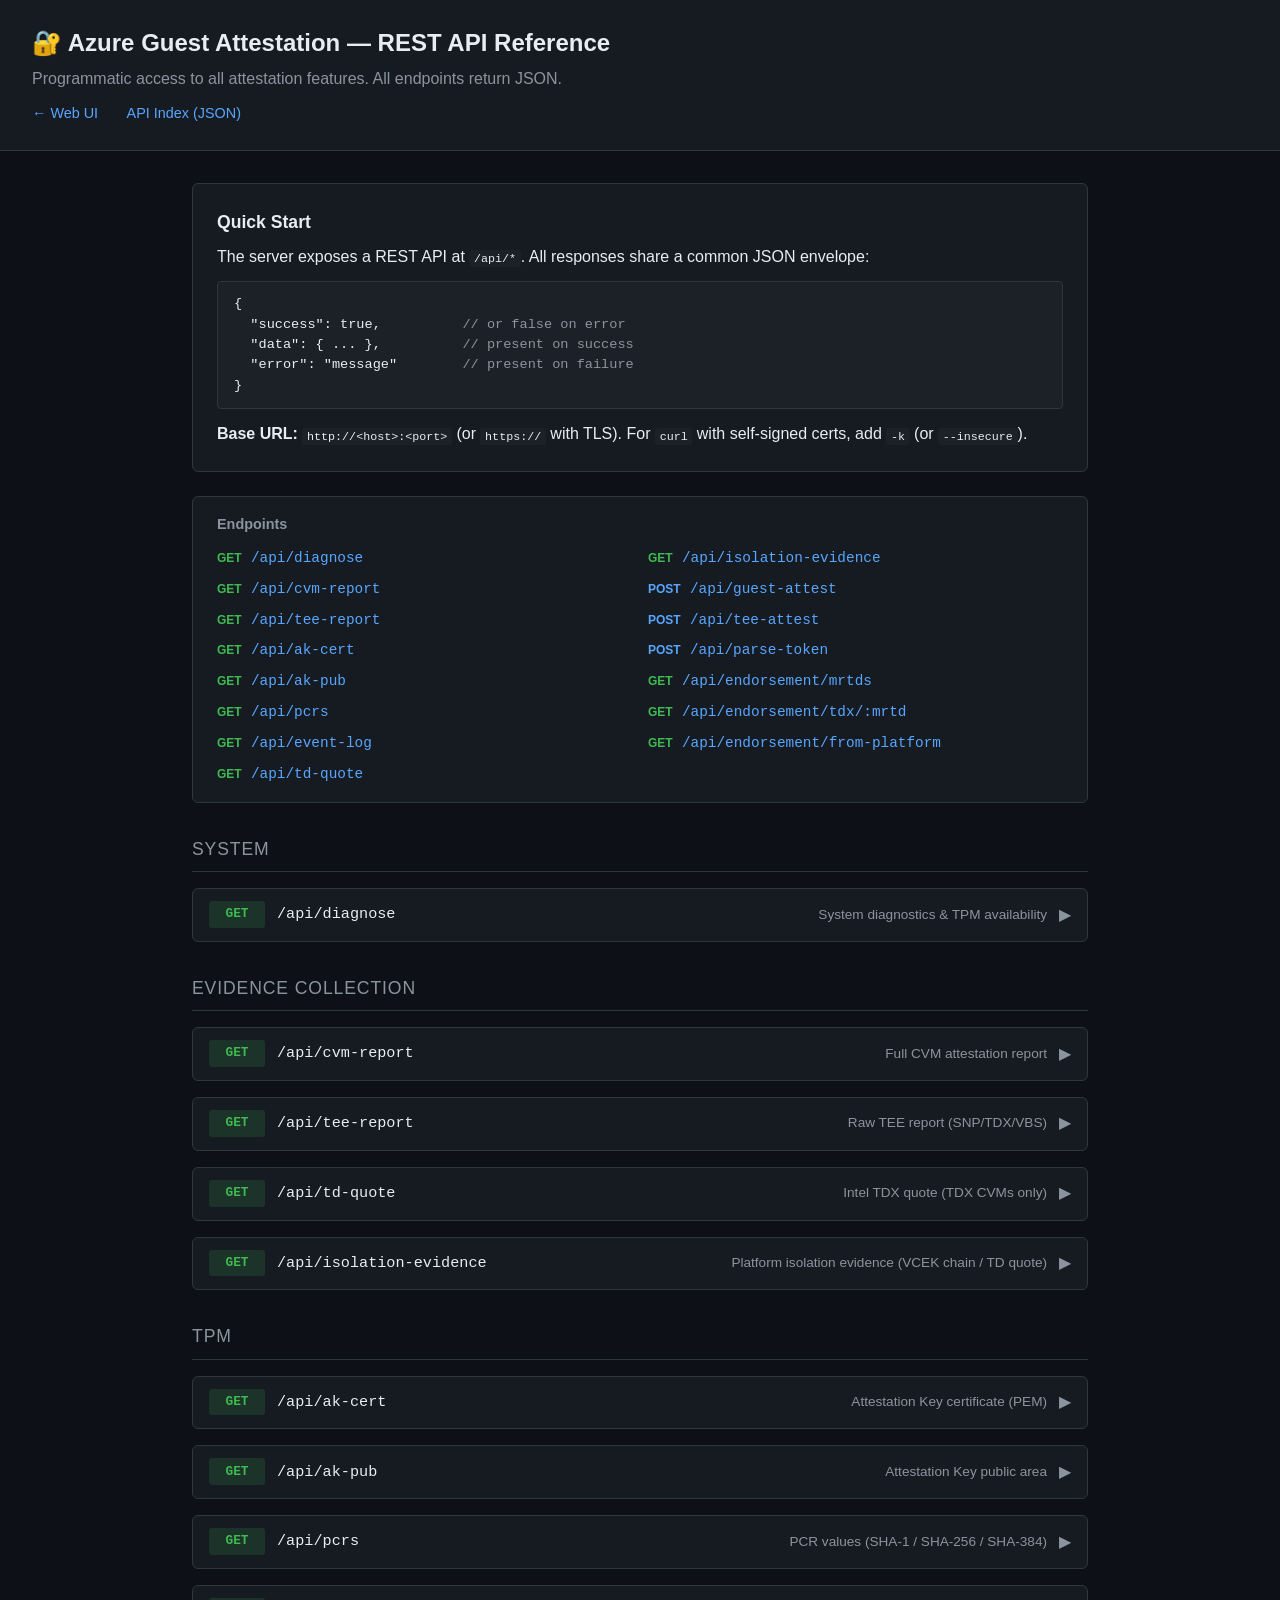
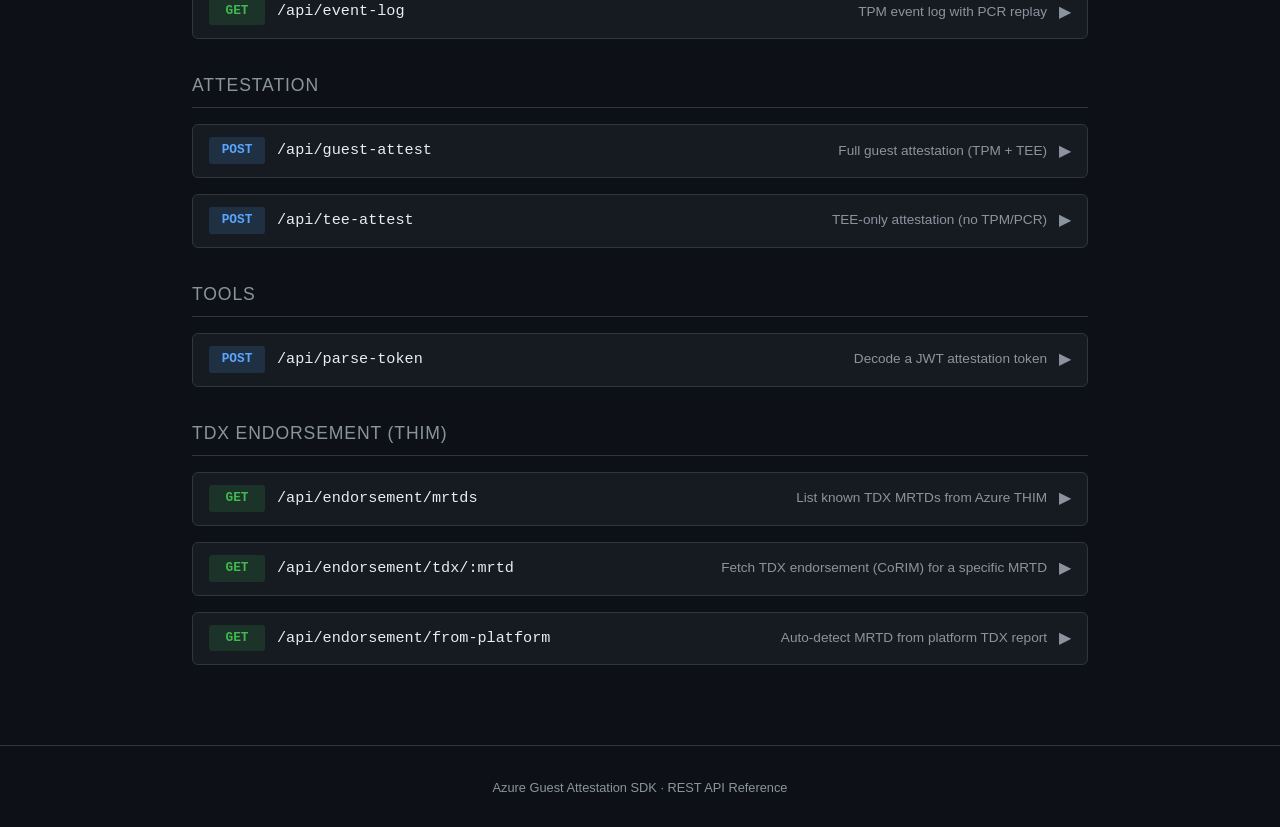
<file: tools/azure-guest-attest-web/static/api-docs.html>
<!DOCTYPE html>
<html lang="en">
<head>
    <meta charset="UTF-8">
    <meta name="viewport" content="width=device-width, initial-scale=1.0">
    <title>Azure Guest Attestation — REST API Reference</title>
    <style>
        :root {
            --bg: #0d1117;
            --bg-card: #161b22;
            --bg-code: #1c2128;
            --border: #30363d;
            --text: #e6edf3;
            --text-muted: #8b949e;
            --accent: #58a6ff;
            --accent-green: #3fb950;
            --accent-yellow: #d29922;
            --accent-orange: #f0883e;
            --accent-purple: #bc8cff;
            --method-get: #3fb950;
            --method-post: #58a6ff;
        }
        * { margin: 0; padding: 0; box-sizing: border-box; }
        body {
            font-family: -apple-system, BlinkMacSystemFont, "Segoe UI", Helvetica, Arial, sans-serif;
            background: var(--bg);
            color: var(--text);
            line-height: 1.6;
        }
        header {
            background: var(--bg-card);
            border-bottom: 1px solid var(--border);
            padding: 1.5rem 2rem;
        }
        header h1 { font-size: 1.5rem; }
        header p { color: var(--text-muted); margin-top: 0.25rem; }
        header .links { margin-top: 0.5rem; }
        header .links a {
            color: var(--accent);
            text-decoration: none;
            margin-right: 1.5rem;
            font-size: 0.9rem;
        }
        header .links a:hover { text-decoration: underline; }
        .container { max-width: 960px; margin: 0 auto; padding: 2rem; }
        .section-title {
            font-size: 1.1rem;
            color: var(--text-muted);
            text-transform: uppercase;
            letter-spacing: 0.05em;
            margin: 2rem 0 1rem;
            border-bottom: 1px solid var(--border);
            padding-bottom: 0.5rem;
        }
        .intro {
            background: var(--bg-card);
            border: 1px solid var(--border);
            border-radius: 6px;
            padding: 1.5rem;
            margin-bottom: 1.5rem;
        }
        .intro h2 { font-size: 1.1rem; margin-bottom: 0.5rem; }
        .intro code { background: var(--bg-code); padding: 0.15em 0.4em; border-radius: 3px; font-size: 0.9em; }
        .intro pre {
            background: var(--bg-code);
            border: 1px solid var(--border);
            border-radius: 4px;
            padding: 0.75rem 1rem;
            margin-top: 0.75rem;
            overflow-x: auto;
            font-size: 0.85rem;
            line-height: 1.5;
        }
        .endpoint {
            background: var(--bg-card);
            border: 1px solid var(--border);
            border-radius: 6px;
            margin-bottom: 1rem;
        }
        .endpoint-header {
            display: flex;
            align-items: center;
            gap: 0.75rem;
            padding: 0.75rem 1rem;
            cursor: pointer;
            user-select: none;
            border-bottom: 1px solid transparent;
        }
        .endpoint-header:hover { background: rgba(88,166,255,0.04); }
        .endpoint.open .endpoint-header { border-bottom-color: var(--border); }
        .method {
            font-family: monospace;
            font-weight: 700;
            font-size: 0.8rem;
            padding: 0.2rem 0.5rem;
            border-radius: 3px;
            min-width: 3.5rem;
            text-align: center;
            flex-shrink: 0;
        }
        .method-get { background: rgba(63,185,80,0.15); color: var(--method-get); }
        .method-post { background: rgba(88,166,255,0.15); color: var(--method-post); }
        .endpoint-path {
            font-family: monospace;
            font-size: 0.95rem;
            color: var(--text);
        }
        .endpoint-desc {
            color: var(--text-muted);
            font-size: 0.85rem;
            margin-left: auto;
        }
        .endpoint-arrow {
            color: var(--text-muted);
            transition: transform 0.15s;
            flex-shrink: 0;
        }
        .endpoint.open .endpoint-arrow { transform: rotate(90deg); }
        .endpoint-body {
            display: none;
            padding: 1rem;
        }
        .endpoint.open .endpoint-body { display: block; }
        .endpoint-body p { margin-bottom: 0.75rem; color: var(--text-muted); }
        .endpoint-body h4 {
            font-size: 0.85rem;
            color: var(--accent);
            margin: 1rem 0 0.5rem;
            text-transform: uppercase;
            letter-spacing: 0.04em;
        }
        .endpoint-body h4:first-child { margin-top: 0; }
        .params-table {
            width: 100%;
            border-collapse: collapse;
            font-size: 0.85rem;
            margin-bottom: 0.75rem;
        }
        .params-table th {
            text-align: left;
            padding: 0.4rem 0.6rem;
            border-bottom: 1px solid var(--border);
            color: var(--text-muted);
            font-weight: 600;
        }
        .params-table td {
            padding: 0.4rem 0.6rem;
            border-bottom: 1px solid var(--border);
            vertical-align: top;
        }
        .params-table td:first-child {
            font-family: monospace;
            color: var(--accent-yellow);
            white-space: nowrap;
        }
        .params-table .optional { color: var(--text-muted); font-style: italic; }
        .params-table .type-badge {
            font-family: monospace;
            font-size: 0.8em;
            color: var(--accent-purple);
        }
        pre.curl {
            background: var(--bg-code);
            border: 1px solid var(--border);
            border-radius: 4px;
            padding: 0.75rem 1rem;
            overflow-x: auto;
            font-size: 0.82rem;
            line-height: 1.5;
            position: relative;
        }
        pre.curl .comment { color: var(--text-muted); }
        .response-example {
            background: var(--bg-code);
            border: 1px solid var(--border);
            border-radius: 4px;
            padding: 0.75rem 1rem;
            overflow-x: auto;
            font-size: 0.82rem;
            line-height: 1.5;
        }
        .toc {
            background: var(--bg-card);
            border: 1px solid var(--border);
            border-radius: 6px;
            padding: 1rem 1.5rem;
            margin-bottom: 1.5rem;
        }
        .toc h3 { font-size: 0.9rem; margin-bottom: 0.5rem; color: var(--text-muted); }
        .toc ul { list-style: none; columns: 2; }
        .toc li { margin-bottom: 0.3rem; }
        .toc a {
            color: var(--accent);
            text-decoration: none;
            font-size: 0.9rem;
            font-family: monospace;
        }
        .toc a:hover { text-decoration: underline; }
        .toc .m { font-weight: 700; font-size: 0.75rem; margin-right: 0.3rem; }
        .toc .mg { color: var(--method-get); }
        .toc .mp { color: var(--method-post); }
        footer {
            text-align: center;
            color: var(--text-muted);
            font-size: 0.8rem;
            padding: 2rem;
            border-top: 1px solid var(--border);
            margin-top: 2rem;
        }
        @media (max-width: 640px) {
            .toc ul { columns: 1; }
            .endpoint-desc { display: none; }
        }
    </style>
</head>
<body>
    <header>
        <h1>🔐 Azure Guest Attestation — REST API Reference</h1>
        <p>Programmatic access to all attestation features. All endpoints return JSON.</p>
        <div class="links">
            <a href="/">← Web UI</a>
            <a href="/api">API Index (JSON)</a>
        </div>
    </header>

    <div class="container">
        <div class="intro">
            <h2>Quick Start</h2>
            <p>
                The server exposes a REST API at <code>/api/*</code>.
                All responses share a common JSON envelope:
            </p>
<pre>{
  "success": true,          <span style="color:var(--text-muted)">// or false on error</span>
  "data": { ... },          <span style="color:var(--text-muted)">// present on success</span>
  "error": "message"        <span style="color:var(--text-muted)">// present on failure</span>
}</pre>
            <p style="margin-top:0.75rem">
                <strong>Base URL:</strong> <code>http://&lt;host&gt;:&lt;port&gt;</code> (or <code>https://</code> with TLS).
                For <code>curl</code> with self-signed certs, add <code>-k</code> (or <code>--insecure</code>).
            </p>
        </div>

        <!-- Table of Contents -->
        <div class="toc">
            <h3>Endpoints</h3>
            <ul>
                <li><span class="m mg">GET</span>  <a href="#ep-diagnose">/api/diagnose</a></li>
                <li><span class="m mg">GET</span>  <a href="#ep-cvm-report">/api/cvm-report</a></li>
                <li><span class="m mg">GET</span>  <a href="#ep-tee-report">/api/tee-report</a></li>
                <li><span class="m mg">GET</span>  <a href="#ep-ak-cert">/api/ak-cert</a></li>
                <li><span class="m mg">GET</span>  <a href="#ep-ak-pub">/api/ak-pub</a></li>
                <li><span class="m mg">GET</span>  <a href="#ep-pcrs">/api/pcrs</a></li>
                <li><span class="m mg">GET</span>  <a href="#ep-event-log">/api/event-log</a></li>
                <li><span class="m mg">GET</span>  <a href="#ep-td-quote">/api/td-quote</a></li>
                <li><span class="m mg">GET</span>  <a href="#ep-isolation-evidence">/api/isolation-evidence</a></li>
                <li><span class="m mp">POST</span> <a href="#ep-guest-attest">/api/guest-attest</a></li>
                <li><span class="m mp">POST</span> <a href="#ep-tee-attest">/api/tee-attest</a></li>
                <li><span class="m mp">POST</span> <a href="#ep-parse-token">/api/parse-token</a></li>
                <li><span class="m mg">GET</span>  <a href="#ep-endorsement-mrtds">/api/endorsement/mrtds</a></li>
                <li><span class="m mg">GET</span>  <a href="#ep-endorsement-tdx">/api/endorsement/tdx/:mrtd</a></li>
                <li><span class="m mg">GET</span>  <a href="#ep-endorsement-platform">/api/endorsement/from-platform</a></li>
            </ul>
        </div>

        <!-- ============================================================ -->
        <div class="section-title">System</div>

        <div class="endpoint" id="ep-diagnose">
            <div class="endpoint-header" onclick="toggle(this)">
                <span class="method method-get">GET</span>
                <span class="endpoint-path">/api/diagnose</span>
                <span class="endpoint-desc">System diagnostics &amp; TPM availability</span>
                <span class="endpoint-arrow">▶</span>
            </div>
            <div class="endpoint-body">
                <p>Check OS platform, TPM availability, and CVM type detection. No parameters required.</p>
                <h4>Example</h4>
<pre class="curl"><span class="comment"># curl</span>
curl -s http://localhost:8080/api/diagnose | jq .

<span class="comment"># PowerShell</span>
Invoke-RestMethod http://localhost:8080/api/diagnose | ConvertTo-Json</pre>
                <h4>Response</h4>
<pre class="response-example">{
  "success": true,
  "data": {
    "os": "linux",
    "arch": "x86_64",
    "tpm_available": true,
    "tpm_status": "TPM opened successfully",
    "cvm_type": "SnpVmReport"
  }
}</pre>
            </div>
        </div>

        <!-- ============================================================ -->
        <div class="section-title">Evidence Collection</div>

        <div class="endpoint" id="ep-cvm-report">
            <div class="endpoint-header" onclick="toggle(this)">
                <span class="method method-get">GET</span>
                <span class="endpoint-path">/api/cvm-report</span>
                <span class="endpoint-desc">Full CVM attestation report</span>
                <span class="endpoint-arrow">▶</span>
            </div>
            <div class="endpoint-body">
                <p>Fetch the full CVM attestation report from the TPM NV index: report header, TEE report (SNP/TDX/VBS), and runtime claims.</p>
                <h4>Query Parameters</h4>
                <table class="params-table">
                    <tr><th>Name</th><th>Type</th><th>Description</th></tr>
                    <tr>
                        <td>user_data</td>
                        <td><span class="type-badge">string</span></td>
                        <td class="optional">Optional. Formats: <code>hex:deadbeef</code>, <code>utf8:hello</code>, or raw hex string. ≤64 bytes.</td>
                    </tr>
                </table>
                <h4>Example</h4>
<pre class="curl"><span class="comment"># Without user data</span>
curl -s http://localhost:8080/api/cvm-report | jq .

<span class="comment"># With hex user data</span>
curl -s "http://localhost:8080/api/cvm-report?user_data=hex:deadbeef" | jq .

<span class="comment"># With UTF-8 user data</span>
curl -s "http://localhost:8080/api/cvm-report?user_data=utf8:hello" | jq .</pre>
                <h4>Response Fields</h4>
                <table class="params-table">
                    <tr><th>Field</th><th>Type</th><th>Description</th></tr>
                    <tr><td>report_header</td><td><span class="type-badge">object</span></td><td>Signature, version, size, request type, status</td></tr>
                    <tr><td>runtime_claims_header</td><td><span class="type-badge">object</span></td><td>Data size, version, report type, hash type</td></tr>
                    <tr><td>tee_report_pretty</td><td><span class="type-badge">string</span></td><td>Human-readable TEE report fields</td></tr>
                    <tr><td>tee_report_hex</td><td><span class="type-badge">string</span></td><td>Raw TEE report as hex</td></tr>
                    <tr><td>runtime_claims</td><td><span class="type-badge">object</span></td><td>Parsed runtime claims JSON (if present)</td></tr>
                </table>
            </div>
        </div>

        <div class="endpoint" id="ep-tee-report">
            <div class="endpoint-header" onclick="toggle(this)">
                <span class="method method-get">GET</span>
                <span class="endpoint-path">/api/tee-report</span>
                <span class="endpoint-desc">Raw TEE report (SNP/TDX/VBS)</span>
                <span class="endpoint-arrow">▶</span>
            </div>
            <div class="endpoint-body">
                <p>Fetch and parse the raw TEE-specific report. Returns parsed fields and hex encoding.</p>
                <h4>Query Parameters</h4>
                <table class="params-table">
                    <tr><th>Name</th><th>Type</th><th>Description</th></tr>
                    <tr>
                        <td>user_data</td>
                        <td><span class="type-badge">string</span></td>
                        <td class="optional">Optional. Same format as /api/cvm-report.</td>
                    </tr>
                </table>
                <h4>Example</h4>
<pre class="curl">curl -s http://localhost:8080/api/tee-report | jq .data.pretty</pre>
                <h4>Response Fields</h4>
                <table class="params-table">
                    <tr><th>Field</th><th>Type</th><th>Description</th></tr>
                    <tr><td>report_type</td><td><span class="type-badge">string</span></td><td>"SnpVmReport", "TdxVmReport", or "VbsVmReport"</td></tr>
                    <tr><td>raw_hex</td><td><span class="type-badge">string</span></td><td>Raw report bytes as hex</td></tr>
                    <tr><td>size_bytes</td><td><span class="type-badge">number</span></td><td>Report size in bytes</td></tr>
                    <tr><td>pretty</td><td><span class="type-badge">string</span></td><td>Human-readable parsed fields</td></tr>
                </table>
            </div>
        </div>

        <div class="endpoint" id="ep-td-quote">
            <div class="endpoint-header" onclick="toggle(this)">
                <span class="method method-get">GET</span>
                <span class="endpoint-path">/api/td-quote</span>
                <span class="endpoint-desc">Intel TDX quote (TDX CVMs only)</span>
                <span class="endpoint-arrow">▶</span>
            </div>
            <div class="endpoint-body">
                <p>Fetch and parse an Intel TDX quote from the platform via IMDS. Only available on TDX CVMs.</p>
                <h4>Example</h4>
<pre class="curl">curl -s http://localhost:8080/api/td-quote | jq .</pre>
                <h4>Response Fields</h4>
                <table class="params-table">
                    <tr><th>Field</th><th>Type</th><th>Description</th></tr>
                    <tr><td>hex</td><td><span class="type-badge">string</span></td><td>Quote bytes as hex</td></tr>
                    <tr><td>base64</td><td><span class="type-badge">string</span></td><td>Quote bytes as base64</td></tr>
                    <tr><td>size_bytes</td><td><span class="type-badge">number</span></td><td>Quote size</td></tr>
                    <tr><td>pretty</td><td><span class="type-badge">string</span></td><td>Parsed quote fields (if parseable)</td></tr>
                </table>
            </div>
        </div>

        <div class="endpoint" id="ep-isolation-evidence">
            <div class="endpoint-header" onclick="toggle(this)">
                <span class="method method-get">GET</span>
                <span class="endpoint-path">/api/isolation-evidence</span>
                <span class="endpoint-desc">Platform isolation evidence (VCEK chain / TD quote)</span>
                <span class="endpoint-arrow">▶</span>
            </div>
            <div class="endpoint-body">
                <p>Fetch platform isolation evidence: VCEK certificate chain (SNP) or TD Quote (TDX). Used by attestation providers to verify the TEE.</p>
                <h4>Example</h4>
<pre class="curl">curl -s http://localhost:8080/api/isolation-evidence | jq .data.type</pre>
                <h4>Response Fields</h4>
                <table class="params-table">
                    <tr><th>Field</th><th>Type</th><th>Description</th></tr>
                    <tr><td>type</td><td><span class="type-badge">string</span></td><td>"SNP VCEK Chain" or "TDX TD Quote"</td></tr>
                    <tr><td>hex</td><td><span class="type-badge">string</span></td><td>Evidence bytes as hex</td></tr>
                    <tr><td>base64</td><td><span class="type-badge">string</span></td><td>Evidence bytes as base64</td></tr>
                    <tr><td>size_bytes</td><td><span class="type-badge">number</span></td><td>Evidence size</td></tr>
                </table>
            </div>
        </div>

        <!-- ============================================================ -->
        <div class="section-title">TPM</div>

        <div class="endpoint" id="ep-ak-cert">
            <div class="endpoint-header" onclick="toggle(this)">
                <span class="method method-get">GET</span>
                <span class="endpoint-path">/api/ak-cert</span>
                <span class="endpoint-desc">Attestation Key certificate (PEM)</span>
                <span class="endpoint-arrow">▶</span>
            </div>
            <div class="endpoint-body">
                <p>Fetch the Attestation Key certificate from the TPM NV index. Returns PEM and base64 encodings.</p>
                <h4>Example</h4>
<pre class="curl"><span class="comment"># Get full JSON</span>
curl -s http://localhost:8080/api/ak-cert | jq .

<span class="comment"># Save PEM to file</span>
curl -s http://localhost:8080/api/ak-cert | jq -r .data.pem &gt; ak-cert.pem

<span class="comment"># Inspect with openssl</span>
curl -s http://localhost:8080/api/ak-cert | jq -r .data.pem | openssl x509 -text -noout</pre>
                <h4>Response Fields</h4>
                <table class="params-table">
                    <tr><th>Field</th><th>Type</th><th>Description</th></tr>
                    <tr><td>pem</td><td><span class="type-badge">string</span></td><td>Certificate in PEM format</td></tr>
                    <tr><td>base64</td><td><span class="type-badge">string</span></td><td>DER bytes as base64</td></tr>
                    <tr><td>size_bytes</td><td><span class="type-badge">number</span></td><td>DER certificate size</td></tr>
                </table>
            </div>
        </div>

        <div class="endpoint" id="ep-ak-pub">
            <div class="endpoint-header" onclick="toggle(this)">
                <span class="method method-get">GET</span>
                <span class="endpoint-path">/api/ak-pub</span>
                <span class="endpoint-desc">Attestation Key public area</span>
                <span class="endpoint-arrow">▶</span>
            </div>
            <div class="endpoint-body">
                <p>Fetch the Attestation Key public area (TPM2B_PUBLIC) from the TPM.</p>
                <h4>Example</h4>
<pre class="curl">curl -s http://localhost:8080/api/ak-pub | jq .data</pre>
                <h4>Response Fields</h4>
                <table class="params-table">
                    <tr><th>Field</th><th>Type</th><th>Description</th></tr>
                    <tr><td>hex</td><td><span class="type-badge">string</span></td><td>Public area bytes as hex</td></tr>
                    <tr><td>size_bytes</td><td><span class="type-badge">number</span></td><td>Public area size</td></tr>
                </table>
            </div>
        </div>

        <div class="endpoint" id="ep-pcrs">
            <div class="endpoint-header" onclick="toggle(this)">
                <span class="method method-get">GET</span>
                <span class="endpoint-path">/api/pcrs</span>
                <span class="endpoint-desc">PCR values (SHA-1 / SHA-256 / SHA-384)</span>
                <span class="endpoint-arrow">▶</span>
            </div>
            <div class="endpoint-body">
                <p>Read Platform Configuration Register values from the TPM across all available hash banks.</p>
                <h4>Query Parameters</h4>
                <table class="params-table">
                    <tr><th>Name</th><th>Type</th><th>Description</th></tr>
                    <tr>
                        <td>indices</td>
                        <td><span class="type-badge">string</span></td>
                        <td class="optional">Optional. Comma-separated PCR indices. Default: 0-23.</td>
                    </tr>
                </table>
                <h4>Example</h4>
<pre class="curl"><span class="comment"># All PCRs</span>
curl -s http://localhost:8080/api/pcrs | jq .

<span class="comment"># Specific PCRs</span>
curl -s "http://localhost:8080/api/pcrs?indices=0,1,4,7" | jq .

<span class="comment"># Just SHA-256 bank</span>
curl -s http://localhost:8080/api/pcrs | jq '.data.banks["SHA-256"]'</pre>
                <h4>Response Fields</h4>
                <table class="params-table">
                    <tr><th>Field</th><th>Type</th><th>Description</th></tr>
                    <tr><td>banks</td><td><span class="type-badge">object</span></td><td>Map of hash algorithm → { "PCR[i]": "hex_digest" }</td></tr>
                    <tr><td>notes</td><td><span class="type-badge">string[]</span></td><td>Errors for unsupported banks (if any)</td></tr>
                </table>
            </div>
        </div>

        <div class="endpoint" id="ep-event-log">
            <div class="endpoint-header" onclick="toggle(this)">
                <span class="method method-get">GET</span>
                <span class="endpoint-path">/api/event-log</span>
                <span class="endpoint-desc">TPM event log with PCR replay</span>
                <span class="endpoint-arrow">▶</span>
            </div>
            <div class="endpoint-body">
                <p>Parse the platform TPM event log and replay PCR values. Reads from standard OS locations
                   (<code>/sys/kernel/security/tpm0/binary_bios_measurements</code> on Linux,
                    <code>C:\Windows\Logs\MeasuredBoot\*.log</code> on Windows).</p>
                <h4>Example</h4>
<pre class="curl"><span class="comment"># Full log</span>
curl -s http://localhost:8080/api/event-log | jq .

<span class="comment"># Event count only</span>
curl -s http://localhost:8080/api/event-log | jq .data.event_count

<span class="comment"># Replayed PCR values</span>
curl -s http://localhost:8080/api/event-log | jq .data.replayed_pcrs_sha256</pre>
                <h4>Response Fields</h4>
                <table class="params-table">
                    <tr><th>Field</th><th>Type</th><th>Description</th></tr>
                    <tr><td>event_count</td><td><span class="type-badge">number</span></td><td>Total events parsed</td></tr>
                    <tr><td>events</td><td><span class="type-badge">array</span></td><td>Array of { pcr_index, event_type, event_type_name, digest_hex, event_data_size }</td></tr>
                    <tr><td>replayed_pcrs_sha256</td><td><span class="type-badge">object</span></td><td>PCR values replayed from events using SHA-256</td></tr>
                </table>
            </div>
        </div>

        <!-- ============================================================ -->
        <div class="section-title">Attestation</div>

        <div class="endpoint" id="ep-guest-attest">
            <div class="endpoint-header" onclick="toggle(this)">
                <span class="method method-post">POST</span>
                <span class="endpoint-path">/api/guest-attest</span>
                <span class="endpoint-desc">Full guest attestation (TPM + TEE)</span>
                <span class="endpoint-arrow">▶</span>
            </div>
            <div class="endpoint-body">
                <p>Perform full guest attestation: collect CVM + device evidence, build an attestation report, and submit to a provider.
                   Returns a JWT token (MAA) or echo (loopback).</p>
                <h4>Request Body (JSON)</h4>
                <table class="params-table">
                    <tr><th>Field</th><th>Type</th><th>Default</th><th>Description</th></tr>
                    <tr>
                        <td>provider</td>
                        <td><span class="type-badge">string</span></td>
                        <td><code>"loopback"</code></td>
                        <td><code>"loopback"</code> (echo) or <code>"maa"</code> (Azure Attestation)</td>
                    </tr>
                    <tr>
                        <td>endpoint</td>
                        <td><span class="type-badge">string</span></td>
                        <td class="optional">—</td>
                        <td>MAA endpoint URL (required when provider is <code>"maa"</code>)</td>
                    </tr>
                    <tr>
                        <td>client_payload</td>
                        <td><span class="type-badge">string</span></td>
                        <td class="optional">—</td>
                        <td>Optional JSON string of key-value pairs</td>
                    </tr>
                    <tr>
                        <td>pcr_indices</td>
                        <td><span class="type-badge">number[]</span></td>
                        <td class="optional">OS default</td>
                        <td>PCR indices to include in attestation</td>
                    </tr>
                    <tr>
                        <td>decode_token</td>
                        <td><span class="type-badge">boolean</span></td>
                        <td><code>false</code></td>
                        <td>Decode the returned JWT and include header/payload</td>
                    </tr>
                </table>
                <h4>Example</h4>
<pre class="curl"><span class="comment"># Loopback (echo) — for testing</span>
curl -s -X POST http://localhost:8080/api/guest-attest \
  -H "Content-Type: application/json" \
  -d '{"provider":"loopback","decode_token":true}' | jq .

<span class="comment"># MAA attestation</span>
curl -s -X POST http://localhost:8080/api/guest-attest \
  -H "Content-Type: application/json" \
  -d '{
    "provider": "maa",
    "endpoint": "https://sharedweu.weu.attest.azure.net",
    "decode_token": true
  }' | jq .

<span class="comment"># PowerShell</span>
$body = @{
    provider = "maa"
    endpoint = "https://sharedweu.weu.attest.azure.net"
    decode_token = $true
} | ConvertTo-Json
Invoke-RestMethod -Method Post -Uri http://localhost:8080/api/guest-attest `
  -ContentType "application/json" -Body $body | ConvertTo-Json -Depth 10</pre>
                <h4>Response Fields</h4>
                <table class="params-table">
                    <tr><th>Field</th><th>Type</th><th>Description</th></tr>
                    <tr><td>pcrs</td><td><span class="type-badge">object</span></td><td>PCR values included in the attestation</td></tr>
                    <tr><td>request_json</td><td><span class="type-badge">string</span></td><td>Raw JSON request sent to the provider</td></tr>
                    <tr><td>encoded_request</td><td><span class="type-badge">string</span></td><td>Base64-encoded request</td></tr>
                    <tr><td>token</td><td><span class="type-badge">string</span></td><td>JWT token returned by the provider</td></tr>
                    <tr><td>decrypted</td><td><span class="type-badge">boolean</span></td><td>Whether the token was decrypted from JWE envelope</td></tr>
                    <tr><td>token_header</td><td><span class="type-badge">object</span></td><td>Decoded JWT header (when decode_token=true)</td></tr>
                    <tr><td>token_payload</td><td><span class="type-badge">object</span></td><td>Decoded JWT payload / claims (when decode_token=true)</td></tr>
                </table>
            </div>
        </div>

        <div class="endpoint" id="ep-tee-attest">
            <div class="endpoint-header" onclick="toggle(this)">
                <span class="method method-post">POST</span>
                <span class="endpoint-path">/api/tee-attest</span>
                <span class="endpoint-desc">TEE-only attestation (no TPM/PCR)</span>
                <span class="endpoint-arrow">▶</span>
            </div>
            <div class="endpoint-body">
                <p>Perform TEE-only platform attestation without TPM/PCR evidence.
                   Sends SNP report + VCEK chain or TDX quote directly to an MAA platform endpoint.</p>
                <h4>Request Body (JSON)</h4>
                <table class="params-table">
                    <tr><th>Field</th><th>Type</th><th>Default</th><th>Description</th></tr>
                    <tr>
                        <td>endpoint</td>
                        <td><span class="type-badge">string</span></td>
                        <td><code>"https://sharedweu..."</code></td>
                        <td>MAA platform endpoint URL</td>
                    </tr>
                    <tr>
                        <td>decode_token</td>
                        <td><span class="type-badge">boolean</span></td>
                        <td><code>false</code></td>
                        <td>Decode the returned JWT</td>
                    </tr>
                </table>
                <h4>Example</h4>
<pre class="curl">curl -s -X POST http://localhost:8080/api/tee-attest \
  -H "Content-Type: application/json" \
  -d '{
    "endpoint": "https://sharedweu.weu.attest.azure.net",
    "decode_token": true
  }' | jq .</pre>
                <h4>Response Fields</h4>
                <table class="params-table">
                    <tr><th>Field</th><th>Type</th><th>Description</th></tr>
                    <tr><td>request_json</td><td><span class="type-badge">string</span></td><td>Raw JSON request sent to MAA</td></tr>
                    <tr><td>token</td><td><span class="type-badge">string</span></td><td>JWT token returned by MAA</td></tr>
                    <tr><td>token_header</td><td><span class="type-badge">object</span></td><td>Decoded JWT header</td></tr>
                    <tr><td>token_payload</td><td><span class="type-badge">object</span></td><td>Decoded JWT payload / claims</td></tr>
                </table>
            </div>
        </div>

        <!-- ============================================================ -->
        <div class="section-title">Tools</div>

        <div class="endpoint" id="ep-parse-token">
            <div class="endpoint-header" onclick="toggle(this)">
                <span class="method method-post">POST</span>
                <span class="endpoint-path">/api/parse-token</span>
                <span class="endpoint-desc">Decode a JWT attestation token</span>
                <span class="endpoint-arrow">▶</span>
            </div>
            <div class="endpoint-body">
                <p>Decode a JWT attestation token into its header and payload. No TPM required — pure parsing.
                   Useful for inspecting tokens obtained from other sources.</p>
                <h4>Request Body (JSON)</h4>
                <table class="params-table">
                    <tr><th>Field</th><th>Type</th><th>Description</th></tr>
                    <tr>
                        <td>token</td>
                        <td><span class="type-badge">string</span></td>
                        <td>The JWT string to decode (required)</td>
                    </tr>
                </table>
                <h4>Example</h4>
<pre class="curl">curl -s -X POST http://localhost:8080/api/parse-token \
  -H "Content-Type: application/json" \
  -d '{"token":"eyJhbGciOi..."}' | jq .</pre>
                <h4>Response Fields</h4>
                <table class="params-table">
                    <tr><th>Field</th><th>Type</th><th>Description</th></tr>
                    <tr><td>header</td><td><span class="type-badge">object</span></td><td>JWT header (alg, kid, typ, …)</td></tr>
                    <tr><td>payload</td><td><span class="type-badge">object</span></td><td>JWT payload / claims</td></tr>
                </table>
            </div>
        </div>

        <!-- ============================================================ -->
        <div class="section-title">TDX Endorsement (THIM)</div>

        <div class="endpoint" id="ep-endorsement-mrtds">
            <div class="endpoint-header" onclick="toggle(this)">
                <span class="method method-get">GET</span>
                <span class="endpoint-path">/api/endorsement/mrtds</span>
                <span class="endpoint-desc">List known TDX MRTDs from Azure THIM</span>
                <span class="endpoint-arrow">▶</span>
            </div>
            <div class="endpoint-body">
                <p>Queries the Azure Trusted Hardware Identity Management (THIM) service for all known endorsed TDX MRTD values (SHA-384 measurement hashes).</p>
                <h4>Query Parameters</h4>
                <table class="params-table">
                    <tr><th>Param</th><th>Type</th><th>Description</th></tr>
                    <tr><td>region</td><td><span class="type-badge">string</span></td><td>Azure region (default: <code>westus</code>)</td></tr>
                </table>
<pre class="curl">curl -s http://localhost:8080/api/endorsement/mrtds | jq .
curl -s http://localhost:8080/api/endorsement/mrtds?region=eastus | jq .</pre>
                <h4>Response Fields</h4>
                <table class="params-table">
                    <tr><th>Field</th><th>Type</th><th>Description</th></tr>
                    <tr><td>count</td><td><span class="type-badge">number</span></td><td>Number of MRTDs returned</td></tr>
                    <tr><td>mrtds</td><td><span class="type-badge">string[]</span></td><td>Array of uppercase hex MRTD values (96 chars each)</td></tr>
                </table>
            </div>
        </div>

        <div class="endpoint" id="ep-endorsement-tdx">
            <div class="endpoint-header" onclick="toggle(this)">
                <span class="method method-get">GET</span>
                <span class="endpoint-path">/api/endorsement/tdx/:mrtd</span>
                <span class="endpoint-desc">Fetch TDX endorsement (CoRIM) for a specific MRTD</span>
                <span class="endpoint-arrow">▶</span>
            </div>
            <div class="endpoint-body">
                <p>Fetches the COSE/CoRIM endorsement binary for a specific MRTD value from THIM. The response includes the base64-encoded endorsement payload.</p>
                <h4>Path Parameters</h4>
                <table class="params-table">
                    <tr><th>Param</th><th>Type</th><th>Description</th></tr>
                    <tr><td>mrtd</td><td><span class="type-badge">string</span></td><td>96-character uppercase hex MRTD value</td></tr>
                </table>
                <h4>Query Parameters</h4>
                <table class="params-table">
                    <tr><th>Param</th><th>Type</th><th>Description</th></tr>
                    <tr><td>region</td><td><span class="type-badge">string</span></td><td>Azure region (default: <code>westus</code>)</td></tr>
                </table>
<pre class="curl">curl -s http://localhost:8080/api/endorsement/tdx/6954FB6A...E37E8 | jq .</pre>
                <h4>Response Fields</h4>
                <table class="params-table">
                    <tr><th>Field</th><th>Type</th><th>Description</th></tr>
                    <tr><td>mrtd</td><td><span class="type-badge">string</span></td><td>The MRTD value (uppercase hex)</td></tr>
                    <tr><td>content_type</td><td><span class="type-badge">string</span></td><td>Content type from THIM (e.g. <code>application/cose</code>)</td></tr>
                    <tr><td>size_bytes</td><td><span class="type-badge">number</span></td><td>Size of the endorsement payload</td></tr>
                    <tr><td>base64</td><td><span class="type-badge">string</span></td><td>Base64-encoded endorsement binary</td></tr>
                </table>
            </div>
        </div>

        <div class="endpoint" id="ep-endorsement-platform">
            <div class="endpoint-header" onclick="toggle(this)">
                <span class="method method-get">GET</span>
                <span class="endpoint-path">/api/endorsement/from-platform</span>
                <span class="endpoint-desc">Auto-detect MRTD from platform TDX report</span>
                <span class="endpoint-arrow">▶</span>
            </div>
            <div class="endpoint-body">
                <p>Reads the TDX report from the platform TPM, extracts the <code>mr_td</code> field, and fetches the corresponding endorsement from THIM. Only works on TDX CVMs.</p>
                <h4>Query Parameters</h4>
                <table class="params-table">
                    <tr><th>Param</th><th>Type</th><th>Description</th></tr>
                    <tr><td>region</td><td><span class="type-badge">string</span></td><td>Azure region (default: <code>westus</code>)</td></tr>
                </table>
<pre class="curl">curl -s http://localhost:8080/api/endorsement/from-platform | jq .</pre>
                <h4>Response Fields</h4>
                <table class="params-table">
                    <tr><th>Field</th><th>Type</th><th>Description</th></tr>
                    <tr><td>mrtd</td><td><span class="type-badge">string</span></td><td>Extracted MRTD from the platform report</td></tr>
                    <tr><td>content_type</td><td><span class="type-badge">string</span></td><td>Content type from THIM</td></tr>
                    <tr><td>size_bytes</td><td><span class="type-badge">number</span></td><td>Size of the endorsement payload</td></tr>
                    <tr><td>base64</td><td><span class="type-badge">string</span></td><td>Base64-encoded endorsement binary</td></tr>
                </table>
            </div>
        </div>
    </div>

    <footer>
        Azure Guest Attestation SDK · REST API Reference
    </footer>

    <script>
    function toggle(header) {
        header.closest('.endpoint').classList.toggle('open');
    }
    // Open endpoint if navigated via anchor
    const hash = window.location.hash;
    if (hash) {
        const el = document.querySelector(hash);
        if (el && el.classList.contains('endpoint')) el.classList.add('open');
    }
    </script>
</body>
</html>
</file>
